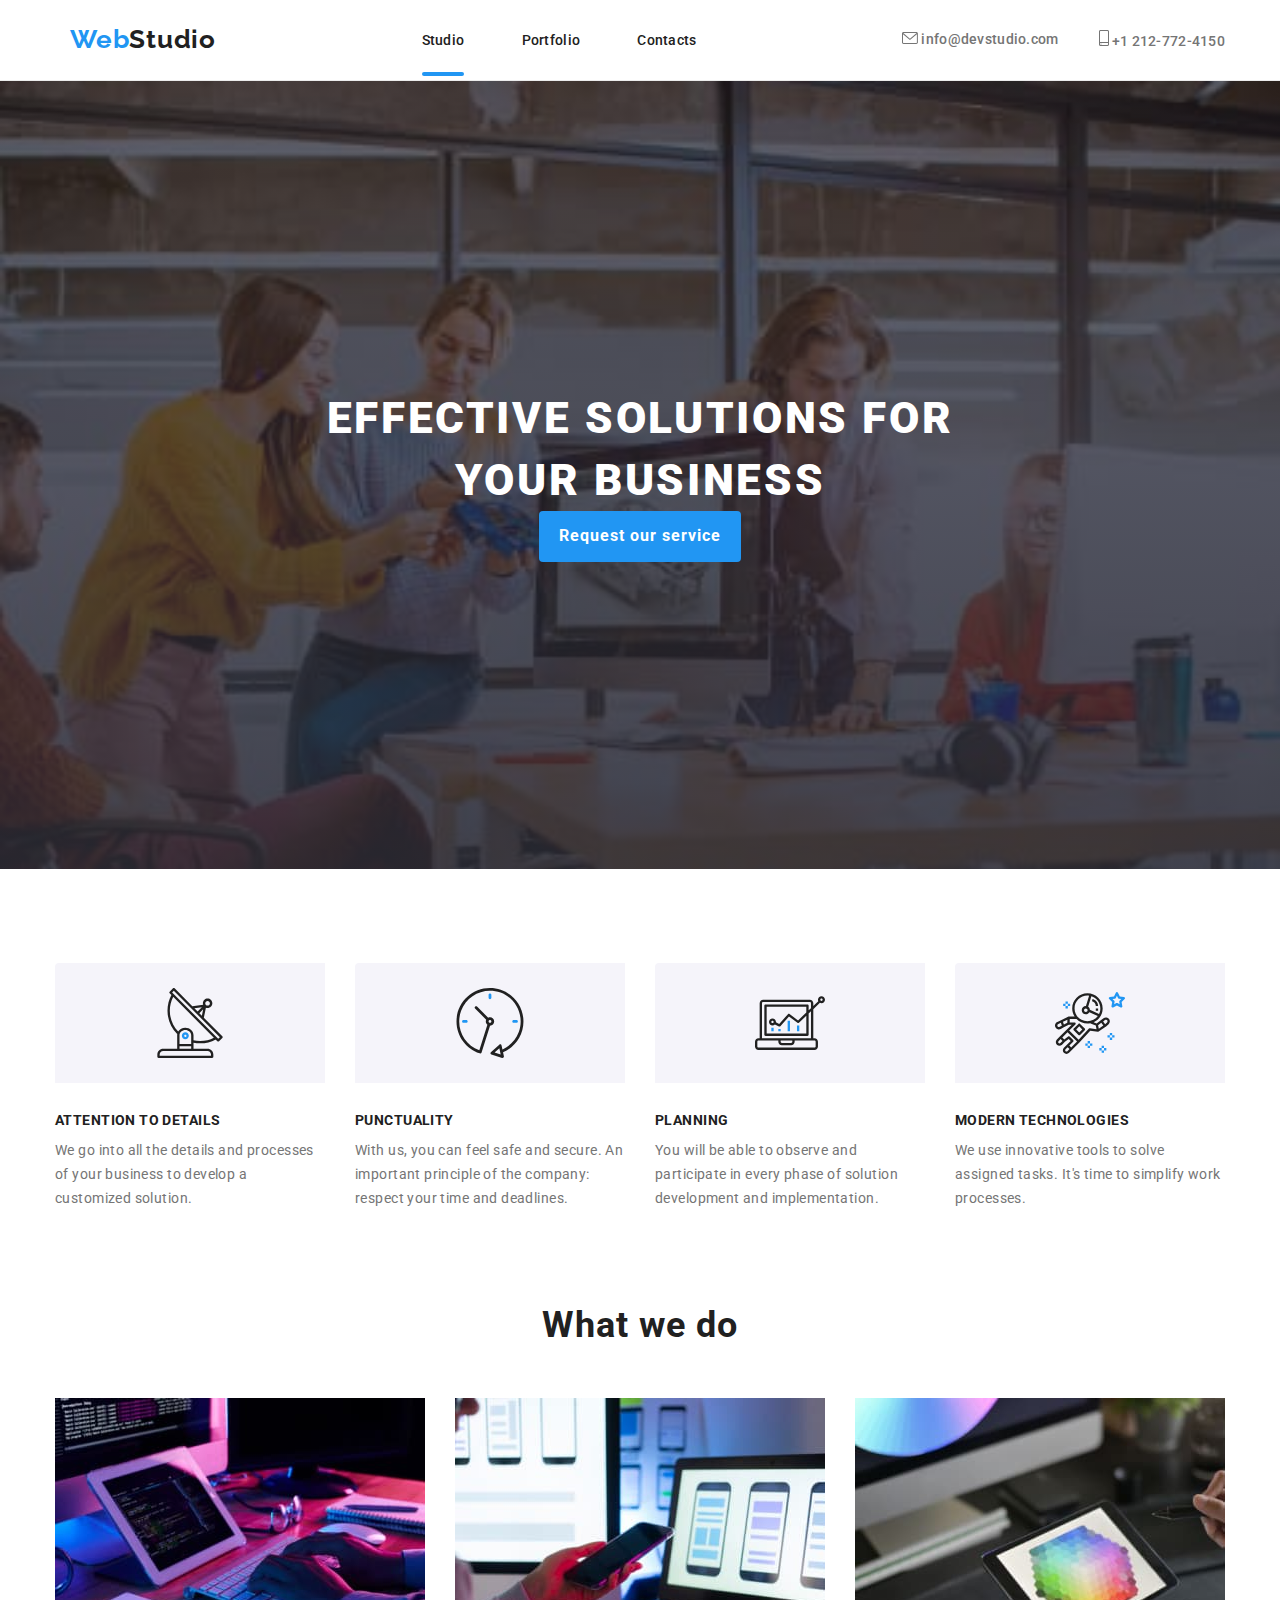
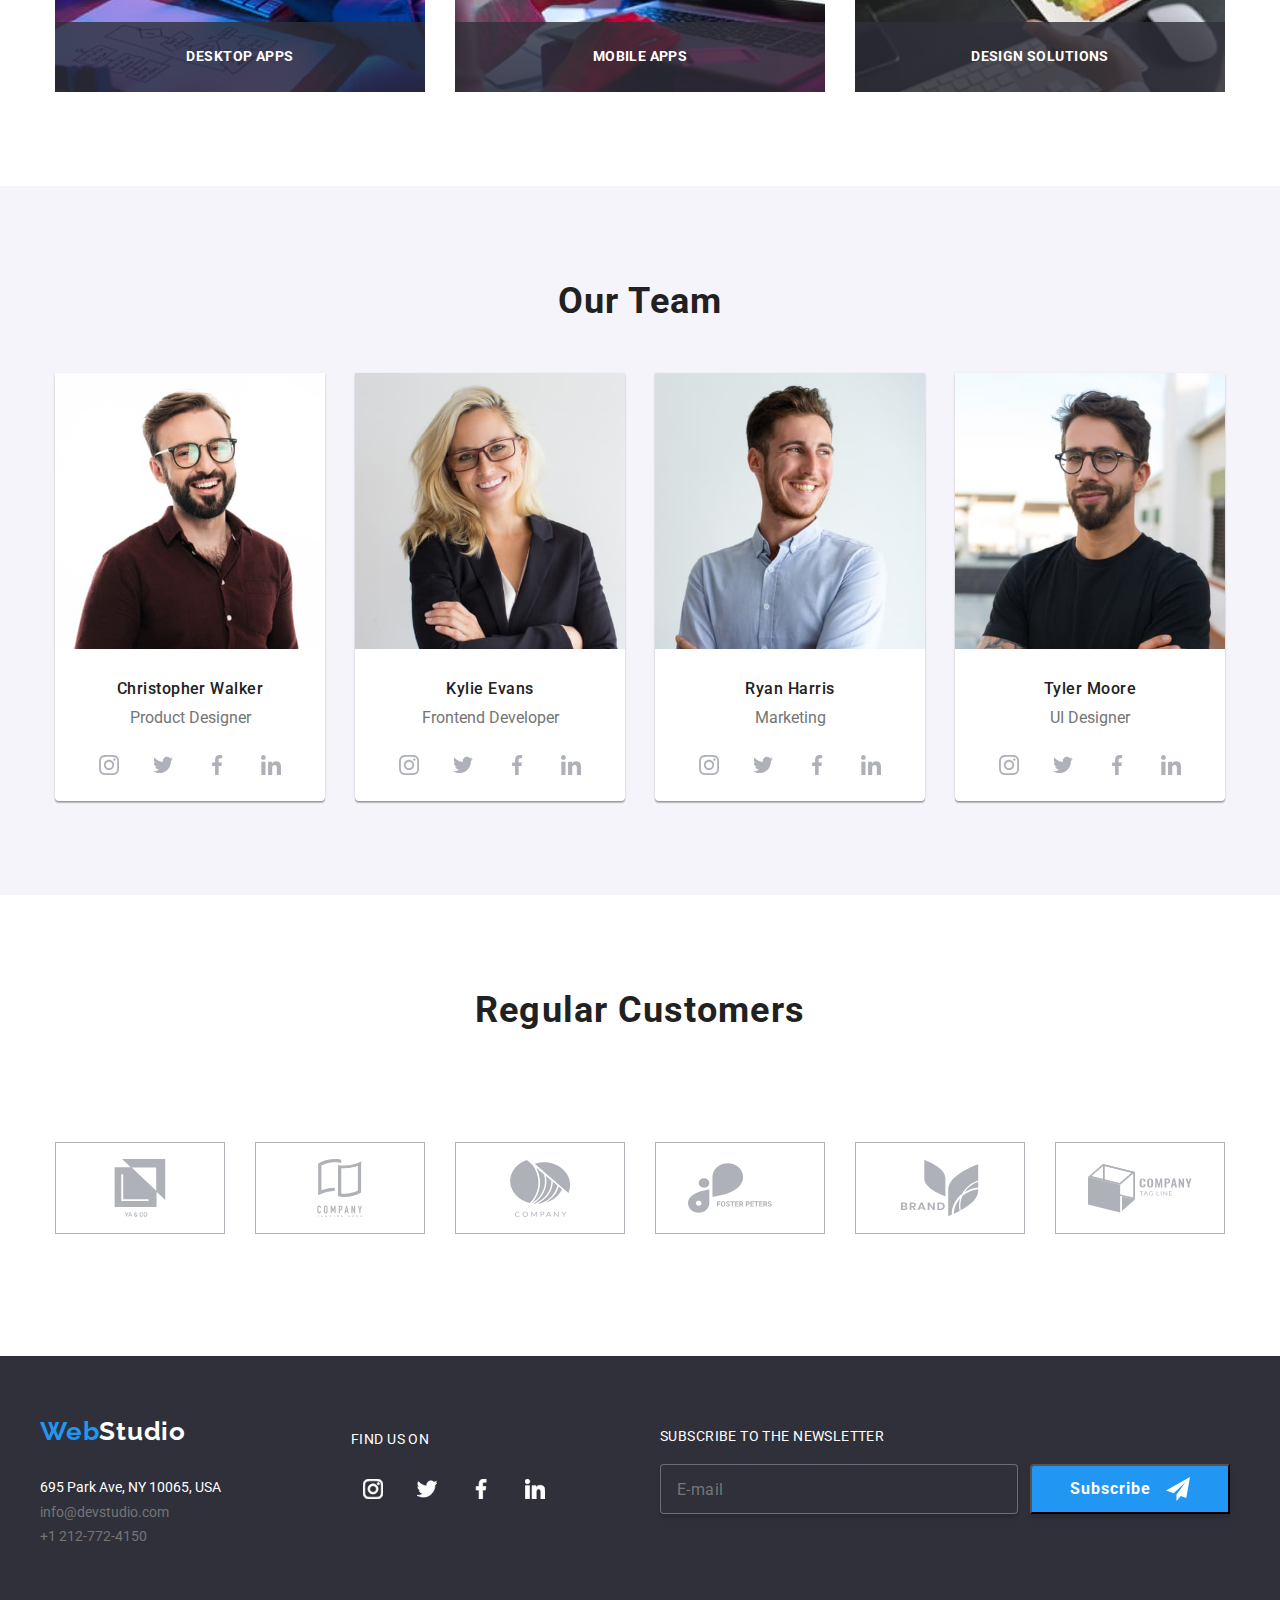
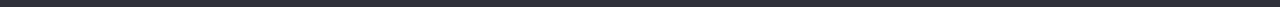
<file: index.html>
<!DOCTYPE html>
<html lang="en">
  <head>
    <meta charset="UTF-8" />
    <meta name="viewport" content="width=device-width, initial-scale=1.0" />
    <title>Studio</title>
    <!-- Normalizare stiluri/> -->

    <link
      rel="stylesheet"
      href="https://cdnjs.cloudflare.com/ajax/libs/modern-normalize/1.0.0/modern-normalize.min.css"
    />
    <!-- Import fonturi/> -->

    <link rel="preconnect" href="https://fonts.googleapis.com" />
    <link rel="preconnect" href="https://fonts.gstatic.com" crossorigin />
    <link
      href="https://fonts.googleapis.com/css2?family=Raleway:ital,wght@0,100..900;1,100..900&family=Roboto:ital,wght@0,100;0,300;0,400;0,500;0,700;0,900;1,100;1,300;1,400;1,500;1,700;1,900&display=swap"
      rel="stylesheet"
    />
    <!--Link la stiluri css /> -->

    <link rel="stylesheet" href="./css/style.css" />
  </head>
  <body>
    <!--header section-->

    <header class="header section">
      <div class="header__logo-mobile">
        <a href="#"
          ><p><span>Web</span>Studio</p></a
        >
      </div>
      <div class="header container">
        <div class="header__logo">
          <a href="#"
            ><p><span>Web</span>Studio</p></a
          >
        </div>
        <nav class="header__navigation">
          <ul>
            <li>
              <a href="./index.html" class="active">Studio</a>
            </li>
            <li><a href="./portfolio.html">Portfolio</a></li>
            <li><a href="">Contacts</a></li>
          </ul>
        </nav>
        <div class="header__info">
          <div class="header__info__email">
            <a href="mailto:info@devstudio.com">
              <svg class="header__info_icon1">
                <use href="./images/icons.svg#icon-envelope" />
              </svg>
              info@devstudio.com</a
            >
          </div>
          <div class="header__info__tel">
            <a href="tel:+12127724150">
              <svg class="header__info_icon2">
                <use href="./images/icons.svg#icon-smartphone" />
              </svg>
              +1 212-772-4150</a
            >
          </div>
        </div>
      </div>
      <button
        class="js-open-menu button button--toggle-menu"
        aria-expanded="false"
        aria-controls="mobile-menu"
      >
        <svg
          class="button--toggle-menu__icon"
          width="24"
          height="24"
          fill="currentColor"
        >
          <use href="./images/icons1.svg#evenodd" />
        </svg>
      </button>
    </header>

    <!--Meniu pt navigare - mobile size -->

    <div class="js-menu-container">
      <button class="js-close-menu button button-close-menu">
        <a href="">
          <svg class="buton-mobile_X">
            <use href="./images/icons1.svg#icon-Vector-1-1" />
          </svg>
        </a>
      </button>
      <nav class="header__navigation mobile">
        <ul>
          <li>
            <a href="./index.html" class="active">Studio</a>
          </li>
          <li><a href="./portfolio.html">Portfolio</a></li>
          <li><a href="">Contacts</a></li>
        </ul>
      </nav>
      <div class="header__info">
        <div class="header__info__tel">
          <a href="tel:+12127724150"> +1 212-772-4150</a>
        </div>
        <div class="header__info__email">
          <a href="mailto:info@devstudio.com"> info@devstudio.com</a>
        </div>
        <ul class="header__info__social">
          <li>
            <a href="">Instagram</a>
          </li>
          <li>
            <a href="">Twitter</a>
          </li>
          <li>
            <a href="">Facebook</a>
          </li>
          <li>
            <a href="">LinkedIn</a>
          </li>
        </ul>
      </div>
    </div>

    <!--portiune principala a paginii Studio -->

    <main>
      <!--Hero section-->

      <section class="hero-section section">
        <div class="hero-section container">
          <h1 class="hero-section__title">
            EFFECTIVE SOLUTIONS FOR <br />YOUR BUSINESS
          </h1>
          <button data-modal-open class="hero-section__service" type="button">
            Request our service
          </button>
        </div>
      </section>
      <!--What we do section-->

      <section class="we-do-section section">
        <ul class="we-do-section__list container">
          <li>
            <div class="we-do-section__benefits">
              <svg class="we-do-section__icon">
                <use href="./images/icons.svg#icon-antenna" />
              </svg>
            </div>
            <h5>ATTENTION TO DETAILS</h5>
            <p>
              We go into all the details and processes of your business to
              develop a customized solution.
            </p>
          </li>
          <li>
            <div class="we-do-section__benefits">
              <svg class="we-do-section__icon">
                <use href="./images/icons.svg#icon-clock" />
              </svg>
            </div>
            <h5>PUNCTUALITY</h5>
            <p>
              With us, you can feel safe and secure. An important principle of
              the company: respect your time and deadlines.
            </p>
          </li>
          <li>
            <div class="we-do-section__benefits">
              <svg class="we-do-section__icon">
                <use href="./images/icons.svg#icon-diagram" />
              </svg>
            </div>
            <h5>PLANNING</h5>
            <p>
              You will be able to observe and participate in every phase of
              solution development and implementation.
            </p>
          </li>
          <li>
            <div class="we-do-section__benefits">
              <svg class="we-do-section__icon">
                <use href="./images/icons.svg#icon-astronaut" />
              </svg>
            </div>
            <h5>MODERN TECHNOLOGIES</h5>
            <p>
              We use innovative tools to solve assigned tasks. It's time to
              simplify work processes.
            </p>
          </li>
        </ul>
        <h2 class="we-do-section__title">What we do</h2>

        <!--What We Do - div cu imagini-->
        <div class="we-do-section_images container">
          <div class="imagine one">
            <img
              src="./images/img1.jpg"
              alt="imagine cu computer"
              width="370"
              height="294"
            />
          </div>
          <div class="we-do-section_images__bg-and-text one">DESKTOP APPS</div>

          <div class="imagine two">
            <img
              src="./images/img2.jpg"
              alt="imagine cu tel mobile"
              width="370"
              height="294"
            />
          </div>
          <div class="we-do-section_images__bg-and-text two">MOBILE APPS</div>

          <div class="imagine three">
            <img
              src="./images/img3.jpg"
              alt="img  cu tableta"
              width="370"
              height="294"
            />
          </div>
          <div class="we-do-section_images__bg-and-text three">
            DESIGN SOLUTIONS
          </div>
        </div>
      </section>
      <!--Our Team section-->

      <section class="team-section section">
        <h2 class="team-section__title">Our Team</h2>

        <!--Container cu carduri despre membrii echipei-->

        <div class="team-section__cards container">
          <!--Container 1-->
          <div class="team-section__card">
            <img
              srcset="./images/ChrisW@1x.jpg 1x, ./images/ChrisW@1x.jpg 2x 2x"
              src="./images/ChrisW@1x.jpg"
              alt="Christopher Walker imagine"
            />

            <p class="team-section__card__nume">Christopher Walker</p>
            <p class="team-section__card__job">Product Designer</p>
            <ul class="team-section__card__social">
              <li>
                <a href="">
                  <svg class="icon_social">
                    <use href="./images/icons.svg#icon-instagram" />
                  </svg>
                </a>
              </li>
              <li>
                <a href="">
                  <svg class="icon_social">
                    <use href="./images/icons.svg#icon-twitter" />
                  </svg>
                </a>
              </li>
              <li>
                <a href="">
                  <svg class="icon_social">
                    <use href="./images/icons.svg#icon-facebook" />
                  </svg>
                </a>
              </li>
              <li>
                <a href="">
                  <svg class="icon_social">
                    <use href="./images/icons.svg#icon-linkedin" />
                  </svg>
                </a>
              </li>
            </ul>
          </div>
          <!--Container 2-->
          <div class="team-section__card">
            <img
              srcset="./images/KylieE@1x.jpg 1x, ./images/KylieE@2x.jpg 2x"
              src="./images/KylieE@1x.jpg"
              alt="Kylie Evans imagine"
            />
            <p class="team-section__card__nume">Kylie Evans</p>
            <p class="team-section__card__job">Frontend Developer</p>
            <ul class="team-section__card__social">
              <li>
                <a href="">
                  <svg class="icon_social">
                    <use href="./images/icons.svg#icon-instagram" />
                  </svg>
                </a>
              </li>
              <li>
                <a href="">
                  <svg class="icon_social">
                    <use href="./images/icons.svg#icon-twitter" />
                  </svg>
                </a>
              </li>
              <li>
                <a href="">
                  <svg class="icon_social">
                    <use href="./images/icons.svg#icon-facebook" />
                  </svg>
                </a>
              </li>
              <li>
                <a href="">
                  <svg class="icon_social">
                    <use href="./images/icons.svg#icon-linkedin" />
                  </svg>
                </a>
              </li>
            </ul>
          </div>
          <!--Container 3-->
          <div class="team-section__card">
            <img
              srcset="./images/RyanH@1x.jpg 1x, ./images/RyanH@2x.jpg 2x"
              src="./images/RyanH@1x.jpg"
              alt="Ryan Harris imagine"
            />
            <p class="team-section__card__nume">Ryan Harris</p>
            <p class="team-section__card__job">Marketing</p>
            <ul class="team-section__card__social">
              <li>
                <a href="">
                  <svg class="icon_social">
                    <use href="./images/icons.svg#icon-instagram" />
                  </svg>
                </a>
              </li>
              <li>
                <a href="">
                  <svg class="icon_social">
                    <use href="./images/icons.svg#icon-twitter" />
                  </svg>
                </a>
              </li>
              <li>
                <a href="">
                  <svg class="icon_social">
                    <use href="./images/icons.svg#icon-facebook" />
                  </svg>
                </a>
              </li>
              <li>
                <a href="">
                  <svg class="icon_social">
                    <use href="./images/icons.svg#icon-linkedin" />
                  </svg>
                </a>
              </li>
            </ul>
          </div>
          <!--Container 4-->
          <div class="team-section__card">
            <img
              srcset="./images/TylerM@1x.jpg 1x, ./images/TylerM@2x.jpg 2x"
              src="./images/TylerM@1x.jpg"
              alt="Tyler Moore imagine"
            />
            <p class="team-section__card__nume">Tyler Moore</p>
            <p class="team-section__card__job">UI Designer</p>
            <ul class="team-section__card__social">
              <li>
                <a href="">
                  <svg class="icon_social">
                    <use href="./images/icons.svg#icon-instagram" />
                  </svg>
                </a>
              </li>
              <li>
                <a href="">
                  <svg class="icon_social">
                    <use href="./images/icons.svg#icon-twitter" />
                  </svg>
                </a>
              </li>
              <li>
                <a href="">
                  <svg class="icon_social">
                    <use href="./images/icons.svg#icon-facebook" />
                  </svg>
                </a>
              </li>
              <li>
                <a href="">
                  <svg class="icon_social">
                    <use href="./images/icons.svg#icon-linkedin" />
                  </svg>
                </a>
              </li>
            </ul>
          </div>
        </div>
      </section>
      <!--Our Regular Customer section-->
      <section class="customer section">
        <h2 class="customer__title">Regular Customers</h2>
        <!--Container cu sigle-->
        <div class="customer_sigle container">
          <ul class="customer__sigle__list">
            <li>
              <div class="customer__sigla">
                <svg class="customer_icon">
                  <use href="./images/icons.svg#icon-company1" />
                </svg>
              </div>
            </li>
            <li>
              <div class="customer__sigla">
                <svg class="customer_icon">
                  <use href="./images/icons.svg#icon-company2" />
                </svg>
              </div>
            </li>
            <li>
              <div class="customer__sigla">
                <svg class="customer_icon">
                  <use href="./images/icons.svg#icon-company3" />
                </svg>
              </div>
            </li>
            <li>
              <div class="customer__sigla">
                <svg class="customer_icon">
                  <use href="./images/icons.svg#icon-company4" />
                </svg>
              </div>
            </li>
            <li>
              <div class="customer__sigla">
                <svg class="customer_icon">
                  <use href="./images/icons.svg#icon-company5" />
                </svg>
              </div>
            </li>
            <li>
              <div class="customer__sigla">
                <svg class="customer_icon">
                  <use href="./images/icons.svg#icon-company6" />
                </svg>
              </div>
            </li>
          </ul>
        </div>
      </section>
    </main>

    <!--Footer section-->

    <footer class="footer section">
      <div class="footer container">
        <div class="footer__logo">
          <a href="#"
            ><p><span>Web</span>Studio</p></a
          >
        </div>
        <address class="footer__address">
          695 Park Ave, NY 10065, USA <br />
          <a href="mailto:info@devstudio.com">info@devstudio.com</a><br />
          <a href="tel:+12127724150">+1 212-772-4150</a>
        </address>
        <div class="footer__social">
          <p>FIND US ON</p>
          <ul class="footer__social__list">
            <li>
              <a href="">
                <svg class="footer_icon_social">
                  <use href="./images/icons.svg#icon-instagram" />
                </svg>
              </a>
            </li>
            <li>
              <a href="">
                <svg class="footer_icon_social">
                  <use href="./images/icons.svg#icon-twitter" />
                </svg>
              </a>
            </li>
            <li>
              <a href="">
                <svg class="footer_icon_social">
                  <use href="./images/icons.svg#icon-facebook" />
                </svg>
              </a>
            </li>
            <li>
              <a href="">
                <svg class="footer_icon_social">
                  <use href="./images/icons.svg#icon-linkedin" />
                </svg>
              </a>
            </li>
          </ul>
        </div>
        <div class="footer_formular">
          <form class="footer_form">
            <p>SUBSCRIBE TO THE NEWSLETTER</p>
            <label type="email" name="email" class="footer_form__label">
              <input
                class="footer_email"
                type="email"
                name="email"
                placeholder="E-mail"
              />
              <button class="footer_btn" type="submit">
                Subscribe
                <svg class="footer_btn__icon">
                  <use href="./images/icons1.svg#icon-Action" />
                </svg>
              </button>
            </label>
          </form>
        </div>
      </div>
    </footer>

    <!-- Marcaj MODAL cu backdrop, fereastra si buton inchidere -->

    <div data-modal class="is-hidden">
      <div data-modal-content>
        <button data-modal-close type="button">
          <a href="">
            <svg class="buton-modal__X">
              <use href="./images/icons1.svg#icon-Vector-1-1" />
            </svg>
          </a>
        </button>
        <h2 class="modal-title">
          Leave your information and we'll call you back
        </h2>
        <form class="modal_form" name="modal_form">
          <label class="modal_form__label">
            Name
            <input type="text" name="name" class="modal_form__input" />
            <svg class="modal_form__icon">
              <use href="./images/icons1.svg#icon-persoana" />
            </svg>
          </label>
          <label class="modal_form__label">
            Telephone
            <input type="tel" name="telephone" class="modal_form__input" />
            <svg class="modal_form__icon">
              <use href="./images/icons1.svg#icon-telephone" />
            </svg>
          </label>
          <label class="modal_form__label">
            E-mail
            <input type="email" name="email" class="modal_form__input" />
            <svg class="modal_form__icon">
              <use href="./images/icons1.svg#icon-Black_envelop" />
            </svg>
          </label>
          <label class="modal_form__label">
            Comments
            <textarea
              name="comments"
              rows="5"
              placeholder="Enter the text"
              class="modal_form__comments"
            ></textarea>
          </label>
          <label class="modal_form__label modal_form_checked">
            <input
              class="modal_form__input checkbox"
              type="checkbox"
              name="agreement"
              value="agreement"
            />
            <span class="replace-checkbox modal_check__label">
              <svg>
                <use href="./images/icons1.svg#icon-checked" />
              </svg>
            </span>
            I agree with the letter and accept the
            <a href="" class="condition">Terms and Conditions</a>
          </label>
          <button type="submit" class="modal_form__btn">Send</button>
        </form>
      </div>
    </div>

    <script src="./js/modal.js"></script>
    <script src="./js/mobile-menu.js"></script>
  </body>
</html>
</file>
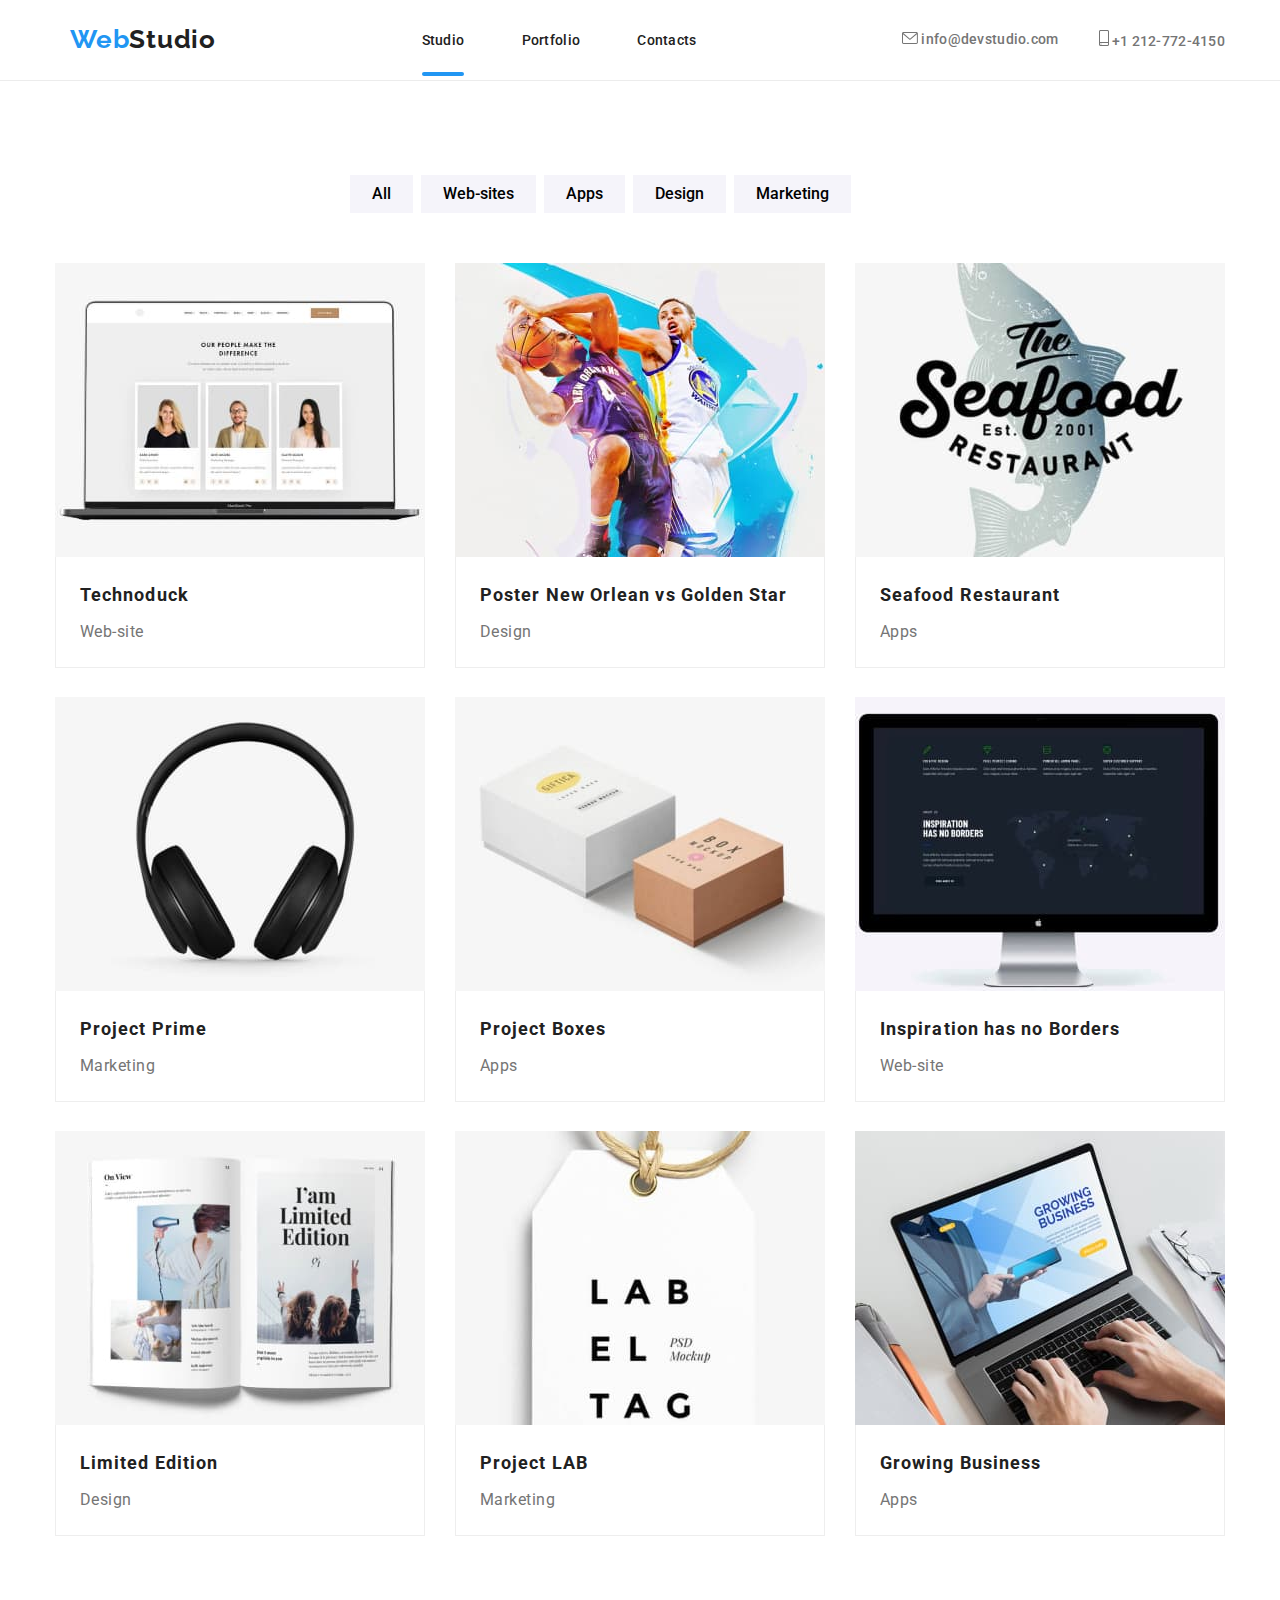
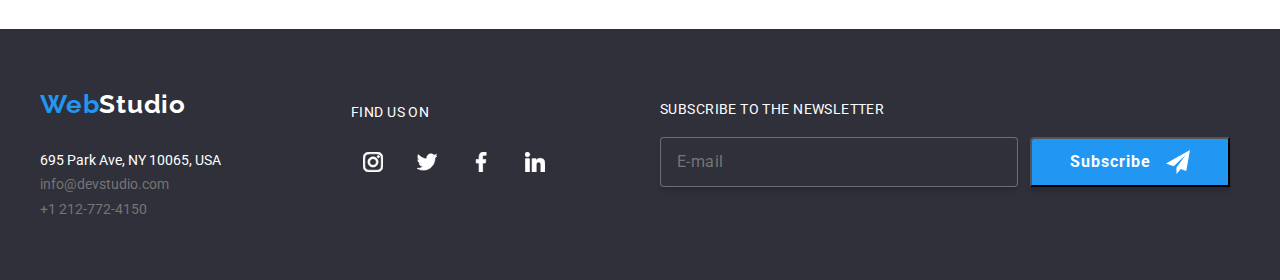
<file: portfolio.html>
<!DOCTYPE html>
<html lang="en">
  <head>
    <meta charset="UTF-8" />
    <meta name="viewport" content="width=device-width, initial-scale=1.0" />
    <title>Portofoliu</title>
    <!-- Normalizare stiluri/> -->

    <link
      rel="stylesheet"
      href="https://cdnjs.cloudflare.com/ajax/libs/modern-normalize/1.0.0/modern-normalize.min.css"
    />
    <!-- Import fonturi/> -->

    <link rel="preconnect" href="https://fonts.googleapis.com" />
    <link rel="preconnect" href="https://fonts.gstatic.com" crossorigin />
    <link
      href="https://fonts.googleapis.com/css2?family=Raleway:ital,wght@0,100..900;1,100..900&family=Roboto:ital,wght@0,100;0,300;0,400;0,500;0,700;0,900;1,100;1,300;1,400;1,500;1,700;1,900&display=swap"
      rel="stylesheet"
    />
    <!--Link la stiluri css /> -->

    <link rel="stylesheet" href="./css/style.css" />
  </head>
  <body>
    <!--header section-->

    <header class="header section">
      <div class="header__logo-mobile">
        <a href="#"
          ><p><span>Web</span>Studio</p></a
        >
      </div>
      <div class="header container">
        <div class="header__logo">
          <a href="#"
            ><p><span>Web</span>Studio</p></a
          >
        </div>
        <nav class="header__navigation">
          <ul>
            <li>
              <a href="./index.html" class="active">Studio</a>
            </li>
            <li><a href="./portfolio.html">Portfolio</a></li>
            <li><a href="">Contacts</a></li>
          </ul>
        </nav>
        <div class="header__info">
          <div class="header__info__email">
            <a href="mailto:info@devstudio.com">
              <svg class="header__info_icon1">
                <use href="./images/icons.svg#icon-envelope" />
              </svg>
              info@devstudio.com</a
            >
          </div>
          <div class="header__info__tel">
            <a href="tel:+12127724150">
              <svg class="header__info_icon2">
                <use href="./images/icons.svg#icon-smartphone" />
              </svg>
              +1 212-772-4150</a
            >
          </div>
        </div>
      </div>
      <button
        class="js-open-menu button button--toggle-menu"
        aria-expanded="false"
        aria-controls="mobile-menu"
      >
        <svg
          class="button--toggle-menu__icon"
          width="24"
          height="24"
          fill="currentColor"
        >
          <use href="./images/icons1.svg#evenodd" />
        </svg>
      </button>
    </header>

    <!--Meniu pt navigare - mobile size -->

    <div class="js-menu-container">
      <button class="js-close-menu button button-close-menu">
        <a href="">
          <svg class="buton-mobile_X">
            <use href="./images/icons1.svg#icon-Vector-1-1" />
          </svg>
        </a>
      </button>
      <nav class="header__navigation mobile">
        <ul>
          <li>
            <a href="./index.html" class="active">Studio</a>
          </li>
          <li><a href="./portfolio.html">Portfolio</a></li>
          <li><a href="">Contacts</a></li>
        </ul>
      </nav>
      <div class="header__info">
        <div class="header__info__tel">
          <a href="tel:+12127724150"> +1 212-772-4150</a>
        </div>
        <div class="header__info__email">
          <a href="mailto:info@devstudio.com"> info@devstudio.com</a>
        </div>
        <ul class="header__info__social">
          <li>
            <a href="">Instagram </a>
          </li>
          <li>
            <a href="">Twitter </a>
          </li>
          <li>
            <a href="">Twitter </a>
          </li>
          <li>
            <a href="">LinkedIn </a>
          </li>
        </ul>
      </div>
    </div>
    <!--portiune principala a paginii Portofoliu-->
    <main>
      <!-- Sectiunea principala a paginii portofoliu  -->
      <section class="portofoliu section">
        <!--Div cu activitatile din Portofoliu-->
        <div class="portofoliu">
          <!--div cu navigare-->
          <div class="portofoliu__navigare">
            <ul class="portofoliu__navigare__lista container">
              <li><button type="button">All</button></li>
              <li><button type="button">Web-sites</button></li>
              <li><button type="button">Apps</button></li>
              <li><button type="button">Design</button></li>
              <li><button type="button">Marketing</button></li>
            </ul>
          </div>
          <div class="portofoliu__exemple container">
            <!--Container 1: web-site Technoduck-->
            <div class="portofoliu__exemplu">
              <div class="portofoliu__exemplu__img">
                <img
                  srcset="
                    ./images/1.Technoduck@1x.jpg 1x,
                    ./images/1.Technoduck@2x.jpg 2x
                  "
                  src="./images/1.Technoduck@1x.jpg"
                  alt="website with 3 pictures"
                />
                <div class="portofoliu-overlay">
                  Technoduck is a state-of-the-art coronavirus distribution
                  platform. Companies use this platform for digital espionage
                  and attacks on competitors' secure servers.
                </div>
              </div>

              <p class="portofoliu__exemplu__nume">Technoduck</p>
              <p class="portofoliu__exemplu__tip">Web-site</p>
            </div>
            <!--Container 2: design - Poster-->
            <div class="portofoliu__exemplu">
              <div class="portofoliu__exemplu__img">
                <img
                  srcset="
                    ./images/2.PosterOrlean@1x.jpg 1x,
                    ./images/2.PosterOrlean@2x.jpg 2x
                  "
                  src="images/2.PosterOrlean@1x.jpg"
                  alt="bastketball poster"
                />
                <div class="portofoliu-overlay">
                  Design - Poster New Orlean vs Golden Star
                </div>
              </div>
              <p class="portofoliu__exemplu__nume">
                Poster New Orlean vs Golden Star
              </p>
              <p class="portofoliu__exemplu__tip">Design</p>
            </div>
            <!--Container 3: Apps - restaurant -->
            <div class="portofoliu__exemplu">
              <div class="portofoliu__exemplu__img">
                <img
                  srcset="
                    ./images/3.Seafood@1x.jpg 1x,
                    ./images/3.Seafood@2x.jpg 2x
                  "
                  src="./images/3.Seafood@1x.jpg"
                  alt="sigla Seafood Restaurant"
                />
                <div class="portofoliu-overlay">Apps Seafood Restaurant</div>
              </div>
              <p class="portofoliu__exemplu__nume">Seafood Restaurant</p>
              <p class="portofoliu__exemplu__tip">Apps</p>
            </div>

            <!--Container 4: marketing-->

            <div class="portofoliu__exemplu">
              <div class="portofoliu__exemplu__img">
                <img
                  srcset="
                    ./images/4.ProjectPrime@1x.jpg 1x,
                    ./images/4.ProjectPrime@2x.jpg 2x
                  "
                  src="./images/4.ProjectPrime@1x.jpg"
                  alt="headset"
                />
                <div class="portofoliu-overlay">Marketing: Project Prime</div>
              </div>
              <p class="portofoliu__exemplu__nume">Project Prime</p>
              <p class="portofoliu__exemplu__tip">Marketing</p>
            </div>
            <!--Container 5: Apps - project boxes -->
            <div class="portofoliu__exemplu">
              <div class="portofoliu__exemplu__img">
                <img
                  srcset="
                    ./images/5.Boxes@1x.jpg 1x,
                    ./images/5.Boxes@2x.jpg 2x
                  "
                  src="./images/5.Boxes@1x.jpg"
                  alt="boxes"
                />
                <div class="portofoliu-overlay">Apps: Project Boxes</div>
              </div>

              <p class="portofoliu__exemplu__nume">Project Boxes</p>
              <p class="portofoliu__exemplu__tip">Apps</p>
            </div>
            <!--Container 6: web-site inspiration has no borders-->
            <div class="portofoliu__exemplu">
              <div class="portofoliu__exemplu__img">
                <img
                  srcset="
                    ./images/6.Inspiration@1x.jpg 1x,
                    ./images/6.Inspiration@2x.jpg 2x
                  "
                  src="./images/6.Inspiration@1x.jpg"
                  alt="black screen with the website"
                />
                <div class="portofoliu-overlay">
                  web-site Inspiration has no Borders
                </div>
              </div>

              <p class="portofoliu__exemplu__nume">
                Inspiration has no Borders
              </p>
              <p class="portofoliu__exemplu__tip">Web-site</p>
            </div>
            <!--Container 7: design - leaflet-->

            <div class="portofoliu__exemplu">
              <div class="portofoliu__exemplu__img">
                <img
                  srcset="
                    ./images/7.LimEdition@1x.jpg 1x,
                    ./images/7.LimEdition@2x.jpg 2x
                  "
                  src="./images/7.LimEdition@1x.jpg"
                  alt="bastketball poster"
                />
                <div class="portofoliu-overlay">
                  Design - leaflet Limited Edition
                </div>
              </div>

              <p class="portofoliu__exemplu__nume">Limited Edition</p>
              <p class="portofoliu__exemplu__tip">Design</p>
            </div>
            <!--Container 8: marketing-->
            <div class="portofoliu__exemplu">
              <div class="portofoliu__exemplu__img">
                <img
                  srcset="
                    ./images/8.ProjectLab@1x.jpg 1x,
                    ./images/8.ProjectLab@2x.jpg 2x
                  "
                  src="./images/8.ProjectLab@1x.jpg"
                  alt="tag with lab"
                />
                <div class="portofoliu-overlay">Marketing - Project LAB</div>
              </div>

              <p class="portofoliu__exemplu__nume">Project LAB</p>
              <p class="portofoliu__exemplu__tip">Marketing</p>
            </div>
            <!--Container 9: Apps - growing businesss -->
            <div class="portofoliu__exemplu">
              <div class="portofoliu__exemplu__img">
                <img
                  srcset="
                    ./images/9.GrowBus@1x.jpg 1x,
                    ./images/9.GrowBus@2x.jpg 2x
                  "
                  src="./images/9.GrowBus@1x.jpg"
                  alt="laptop with Apps"
                />
                <div class="portofoliu-overlay">Apps - Growing Business</div>
              </div>

              <p class="portofoliu__exemplu__nume">Growing Business</p>
              <p class="portofoliu__exemplu__tip">Apps</p>
            </div>
          </div>
        </div>
      </section>
    </main>

    <!--Footer section-->

    <footer class="footer section">
      <div class="footer container">
        <div class="footer__logo">
          <a href="#"
            ><p><span>Web</span>Studio</p></a
          >
        </div>
        <address class="footer__address">
          695 Park Ave, NY 10065, USA <br />
          <a href="mailto:info@devstudio.com">info@devstudio.com</a><br />
          <a href="tel:+12127724150">+1 212-772-4150</a>
        </address>
        <div class="footer__social">
          <p>FIND US ON</p>
          <ul class="footer__social__list">
            <li>
              <a href="">
                <svg class="footer_icon_social">
                  <use href="./images/icons.svg#icon-instagram" />
                </svg>
              </a>
            </li>
            <li>
              <a href="">
                <svg class="footer_icon_social">
                  <use href="./images/icons.svg#icon-twitter" />
                </svg>
              </a>
            </li>
            <li>
              <a href="">
                <svg class="footer_icon_social">
                  <use href="./images/icons.svg#icon-facebook" />
                </svg>
              </a>
            </li>
            <li>
              <a href="">
                <svg class="footer_icon_social">
                  <use href="./images/icons.svg#icon-linkedin" />
                </svg>
              </a>
            </li>
          </ul>
        </div>
        <div class="footer_formular">
          <form class="footer_form">
            <p>SUBSCRIBE TO THE NEWSLETTER</p>
            <label type="email" name="email" class="footer_form__label">
              <input
                class="footer_email"
                type="email"
                name="email"
                placeholder="E-mail"
              />
              <button class="footer_btn" type="submit">
                Subscribe
                <svg class="footer_btn__icon">
                  <use href="./images/icons1.svg#icon-Action" />
                </svg>
              </button>
            </label>
          </form>
        </div>
      </div>
    </footer>
    <script src="./js/modal.js"></script>
    <script src="./js/mobile-menu.js"></script>
  </body>
</html>
</file>
<file: css/style.css>
:root {
    --blue: #2196F3;
    --white: #FFFFFF;
    --black: #212121;
    --gray: #757575;
    --black-background: #2F303A;
    --gray-background: #F5F4FA;
    --gray-icon: #afb1b8;
    --primary-font: 'Roboto', sans-serif;
    --secondary-font: 'Raleway', sans-serif;
}

* {
    margin: 0;
    padding: 0;
    box-sizing: border-box;
}

body {
    font-family: var(--primary-font);
    color: var(--black);
}

.section {
    max-width: 1600px;
    margin: 0 auto;
    padding: 94px 0;
}

.container {
    max-width: 1200px;
    width: 100%;
    display: flex;
    margin: auto;
}

/* Header section style*/

.header.section {
    max-width: 1600px;
    padding: 0;
    border-bottom: 1px solid #ECECEC;
}

.header.container {
    height: 80px;
    max-width: 1170px;
    width: 100%;
    justify-content: space-between;
    align-items: center;
    padding-left: 15px;
}

.header__logo a,
.header__logo-mobile a,
.footer__logo a {
    font-family: var(--secondary-font);
    font-size: 24px;
    font-weight: 700;
    line-height: 1.2;
    letter-spacing: 0.03em;
    text-decoration: none;
}
@media screen and (min-width: 1158px) {
    .header__logo a,
    .header__logo-mobile a,
    .footer__logo a {
        font-size: 26px;
    }
}
    

.header__logo a,
.header__logo-mobile a {
    color: var(--black)
}

.header__logo span,
.header__logo-mobile span,
.footer__logo span {
    color: var(--blue)
}

.header__navigation ul {
    list-style: none;
    display: flex;
    width: 275px;
    justify-content: space-between;
}

.header__navigation a {
    color: var(--black);
    position: relative;
}
/* ## NU functioneaza media querry daca stilizez intai pt mobile, tableta si apoi adaug cu media stilutile pentru descktop */
/* .header__info {
    display: flex;
    flex-direction: column;
    gap:10px;
    margin-right: 10px;
} */

/* @media screen and (min-width: 1158px) { */
    .header__info {
        display: flex;
        gap: 40px;
        justify-content: space-between;
        }
/* }  */


@media screen and (max-width: 1157px) {
    .header__info {
        display: flex;
        flex-direction: column;
        gap: 10px;
        margin-right: 10px;
    }
}

.header__navigation a,
.header__info a {
    text-decoration: none;
    font-weight: 500;
    font-size: 14px;
    line-height: 1.14;
    letter-spacing: 0.02em;
    transition-property: color;
    transition-duration: 250ms;
    transition-timing-function: cubic-bezier(0.4, 0, 0.2, 1);
}

@media screen and (max-width: 1157px) {
    .header__info a {
        font-size: 12px;
    }
}

.header__navigation a:hover,
.header__navigation a:focus {
    color: var(--blue);
}


.header__navigation a::after {
    content: "";
    height: 4px;
    width: 0%;
    border-radius: 20px;
    position: absolute;
    top: 20px;
    left: 0;
    background-color: var(--blue);
    transition-property: width;
    transition-duration: 250ms;
    transition-timing-function: cubic-bezier(0.4, 0, 0.2, 1);
}

.header__navigation .active::after {
    content: "";
    height: 4px;
    width: 100%;
    border-radius: 20px;
    position: absolute;
    top: 40px;
    left: 0;
    background-color: var(--blue);

}

.header__navigation a:hover::after,
.header__navigation a:focus::after,
.header__navigation a:active::after {
    width: 100%;
}


.header__info a {
    color: var(--gray);
}

.header__info_icon1 {
    width: 16px;
    height: 12px;
}

.header__info_icon2 {
    width: 10px;
    height: 16px;
}

.header__info__email a:hover,
.header__info__email a:focus {
    stroke: var(--blue);
    color: var(--blue);
}

.header__info__tel a:hover,
.header__info__tel a:focus {
    stroke: var(--blue);
    color: var(--blue);
}

/* Hero section style*/

.hero-section.section {
    background-color: #C4C4C4;
    background-image: linear-gradient(rgba(47, 48, 58, 0.4), rgba(47, 48, 58, 0.8)),
        url("../images/Header@1x.jpg");
    background-size: cover;
}

@media (min-device-pixel-ratio: 2),
(min-resolution: 192dpi),
(min-resolution: 2dppx) {
    .hero-section.section {
        background-image: linear-gradient(rgba(47, 48, 58, 0.4), rgba(47, 48, 58, 0.8)), url("../images/Header@2x.jpg");
    }
}

.hero-section.container {
    height: 400px;
    text-align: center;
    flex-direction: column;
    justify-content: center;
    align-items: center;
    color: var(--white);

}

@media screen and (min-width: 1158px) {
    .hero-section.container {
        height: 600px;
    }    
}

.hero-section__title {
    font-weight: 900;
    /* font-size: 44px;
    line-height: 1.4; */
    letter-spacing: 0.06em;
    font-size: 26px;
    line-height: 1.6;
}

@media screen  and (min-width: 1158px) {
    .hero-section__title {
        font-weight: 900;
        font-size: 44px;
        line-height: 1.4;
        letter-spacing: 0.06em;
        }
}



.hero-section__service {
    font-weight: 700;
    font-size: 16px;
    line-height: 1.9;
    letter-spacing: 0.06em;
    background-color: var(--blue);
    color: var(--white);
    cursor: pointer;
    padding: 10px 20px;
    border: 0px;
    border-radius: 4px;
}

.hero-section__service:hover,
.hero-section__service:focus {
    transform: scale(1.1);
}

/* WHAT WE DO section style*/

.we-do-section.section {
    background-color: var(--white);
}

.we-do-section__list.container {
    list-style: none;
    flex-wrap: wrap;
    justify-content: space-between;
    max-width: 1170px;
    width: 100%;
    margin-bottom: 94px;

}

.we-do-section__benefits {
    background-color: var(--gray-background);
    display: flex;
    justify-content: center;
    align-items: center;
    margin-bottom: 30px;
    max-width: 450px;
    width: 100%;
    height: 120px;
    border-radius: 4px 0px 0px 0px;
    opacity: 0px;

}

@media screen and (min-width: 768px) {
    .we-do-section__benefits {
        width: 354px;
        height: 120px;
        
    }
}

@media screen and (min-width: 1158px) {
    .we-do-section__benefits {
        width: 270px;
        height: 120px;
       
    }
}


.we-do-section__icon {
    width: 70px;
    height: 70px;
   
}

.we-do-section__list h5 {
    font-size: 14px;
    font-weight: 700;
    line-height: 1.14;
    letter-spacing: 0.03em;
    margin-bottom: 10px;
}

.we-do-section__list p {
    max-width: 450px;
    width: 100%;
    font-size: 14px;
    line-height: 1.7;
    color: var(--gray);
    letter-spacing: 0.03em;
    text-wrap: wrap;
    /* margin-bottom: 30px; */
}
@media screen and (min-width: 768px) {
    .we-do-section__list p {
            max-width: 354px;
    }
}

@media screen and (min-width: 1158px) {
    .we-do-section__list p {
        max-width: 270px;
    }
}

.we-do-section__title {
    font-weight: 700;
    font-size: 36px;
    color: var(--black);
    line-height: 1.2;
    letter-spacing: 0.03em;
    margin-bottom: 50px;
    text-align: center;
}

.we-do-section_images>img,
.team-section__card>img,
.portofoliu__exemplu>img {
    display: block;
    max-width: 100%;
    height: auto;
}

.we-do-section_images.container {
    display: flex;
    flex-wrap: wrap;
    justify-content: space-between;
    align-items: center;
    max-width: 1170px;
    height: 294px;
    position: relative;
}

.imagine {
    position: absolute;
    top: 0;
    z-index: 1;
}

.we-do-section_images__bg-and-text {
    position: absolute;
    bottom: 0;
    width: 370px;
    height: 70px;
    background-color: #2F303ACC;
    font-weight: 700;
    font-size: 14px;
    color: var(--white);
    line-height: 1.2;
    letter-spacing: 0.03em;
    display: flex;
    justify-content: center;
    align-items: center;
    z-index: 2;
}

.one {
    left: 0;
}

.two {
    left: 400px;
}

.three {
    left: 800px;
}

/* OUR TEAM section style */

.team-section.section {
    background-color: var(--gray-background);
    /* height: 708px; */
    text-align: center;
}

.team-section__title {
    font-weight: 700;
    font-size: 36px;
    line-height: 1.2;
    letter-spacing: 0.03em;
    margin-bottom: 50px;
}

.team-section__cards.container {
    max-width: 1170px;
    width: 100%;
    flex-wrap: wrap;
    justify-content: center;
    gap: 30px;
    margin: auto;
}

.team-section__card {
    width: 450px;
    height: 622px;
    background: var(--white);
    border-radius: 0px 0px 4px 4px;
    box-shadow:
        0px 2px 1px 0px #00000033,
        0px 1px 1px 0px #00000024,
        0px 1px 3px 0px #0000001F;

}

@media screen and (min-width: 768px) {
    .team-section__card {
        width: 354px;
        height: 536px;
    }
}

@media screen and (min-width: 1158px) {
    .team-section__card {
        width: 270px;
        height: 428px;
    }
}

.team-section__card__nume {
    font-weight: 500;
    font-size: 16px;
    line-height: 1.2;
    letter-spacing: 0.03em;
    margin-top: 30px;
    margin-bottom: 10px;
}

.team-section__card__job {
    font-size: 16px;
    line-height: 1.2;
    color: var(--gray);

}

.team-section__card__social {
    list-style: none;
    display: flex;
    justify-content: center;
    margin: 16px 32px 30px;
    gap:10px;

}

.team-section__card__social li {
    width: 44px;
    height: 44px;
    padding: 12px;
    background-color: var(--white);
    border-radius: 50%;
    transition-property: background-color, fill;
    transition-duration: 250ms;
    transition-timing-function: cubic-bezier(0.4, 0, 0.2, 1);
}

.icon_social {
    width: 20px;
    height: 20px;
    fill: var(--gray-icon)
}

.team-section__card__social li:hover,
.team-section__card__social li:focus {
    background-color: var(--blue);
}

.team-section__card__social li:hover .icon_social,
.team-section__card__social li:focus .icon_social {
    fill: var(--white);
}


/* OUR REGULAR CUSTOMERS Section Style */

.customer.section {
    /* height: 708px; */
    background-color: var(--white);
    text-align: center;
}

.customer__title {
    font-size: 28px;
    font-weight: 700;
    line-height: 1.2;
    letter-spacing: 0.03em;
    margin-bottom: 50px;
}

@media screen and (min-width: 1158px) {
    .customer__title {
        font-size: 36px;
        }
    
}
.customer_sigle.container {
    max-width: 1170px;

}

.customer__sigle__list {
    display: flex;
    flex-wrap: wrap;
    list-style: none;
    gap: 30px;
    justify-content: center;
}

.customer__sigla {
    max-width: 210px;
    height: 92px;
    display: flex;
    justify-content: center;
    padding: 16px 32px;
    margin-top: 60px;
    margin-bottom: 28px;
    border: 1px solid #AFB1B8;
    transition-property: border-color;
    transition-duration: 250ms;
    transition-timing-function: cubic-bezier(0.4, 0, 0.2, 1);
}

@media screen and (min-width: 768px) {
    .customer__sigla {
        max-width: 226px;
    }
}

@media screen and (min-width: 1158px) {
    .customer__sigla {
        max-width: 170px;
    }
}

.customer_icon {
    fill: var(--gray-icon);
    transition-property: fill;
    transition-duration: 250ms;
    transition-timing-function: cubic-bezier(0.4, 0, 0.2, 1);
}

.customer__sigla:hover {
    border-color: var(--blue);
}

.customer__sigla:hover .customer_icon {
    fill: var(--blue);
}

/* Footer section style*/

.footer.section {
    padding: 0;
    background-color: var(--black-background);
   
}

.footer.container {
    height: 251px;
    max-width: 1200px;
    flex-direction: column;
    justify-content: flex-start;
    flex-wrap: wrap;

}

.footer__logo {
    width: 140px;
    margin-top: 60px;
    margin-bottom: 28px;
}

.footer__logo a {
    color: var(--white);
}

.footer__address {
    width: 231px;
    height: 72px;
    color: var(--white);
    font-weight: 400;
    font-size: 14px;
    line-height: 1.75;
    font-style: normal;


}

.footer__address a {
    color: var(--gray);
    text-decoration: none;
    cursor: pointer;
}

.footer__social {
    margin-top: 75px;
    margin-left: 70px;
    margin-right: 93px;
    margin-bottom: 86px;
    display: flex;
    width: 206px;
    height: 80px;
    flex-direction: column;
}

.footer__social__list {
    list-style: none;
    display: flex;
    justify-content: space-between;
    margin-top: 20px;

}

.footer__social__list li {
    width: 44px;
    height: 44px;
    padding: 12px;
    background-color: var(--black-background);
    border-radius: 50%;
    transition-property: background-color;
    transition-duration: 250ms;
    transition-timing-function: cubic-bezier(0.4, 0, 0.2, 1);
}

.footer_icon_social {
    width: 20px;
    height: 20px;
    fill: var(--white);
    stroke: white;
}


.footer__social p,
.footer_form p {
    font-size: 14px;
    font-weight: 700px;
    line-height: 1.17;
    letter-spacing: 0.03em;
    color: var(--white);
}

.footer__social__list li:hover,
.footer__social__list li:focus {
    background-color: var(--blue);
}


.footer_formular {
    margin-top: 72px;
    margin-bottom: 93px;
    display: flex;
    flex-direction: row;
}

.footer_form__label {
    display: flex;
    flex-direction: raw;
    justify-content: center;
    align-items: center;
    padding-top: 20px;
    gap: 12px;
}

.footer_email {
    width: 400px;
    height: 50px;
    font-size: 16px;
    font-weight: 400;
    line-height: 1.25;
    letter-spacing: 0.03em;
    text-align: left;
    padding-left: 16px;
    padding-top: 15px;
    padding-bottom: 15px;
    background-color: var(--black-background);
    border-radius: 4px;
    border: 1px solid rgba(255, 255, 255, 0.3);
    box-shadow: 0px 4px 4px 0px rgba(0, 0, 0, 0.15);
}

@media screen and (max-width: 427px) {
    .footer_email {
        width: 300px;
    }
}

@media screen and (min-width: 1158px) {
    .footer_email {
        width: 358px;
    }
}

.footer_btn {
    width: 200px;
    height: 50px;
    font-size: 16px;
    font-weight: 700;
    line-height: 1.9;
    letter-spacing: 0.06em;
    color: var(--white);
    text-align: center;
    border-radius: 4px 0px 0px 0px;
    background: var(--blue);
    box-shadow: 0px 4px 4px 0px rgba(0, 0, 0, 0.15);
    display: flex;
    align-items: center;
    justify-content: center;
    cursor: pointer;

}

.footer_btn svg {
    width: 24px;
    height: 24px;
    margin-left: 15px;
}


/* PORTOFOLIU style */

.portofoliu.section {
    background-color: var(--white);
    margin: auto;

}

.portofoliu__navigare__lista.container {
    max-width: 1170px;
    flex-wrap: wrap;
    gap: 8px;
    list-style: none;
    margin-bottom: 50px;
    margin-left: 15px;

}

@media screen and (min-width: 1158px) {
    .portofoliu__navigare__lista.container {
        justify-content: center;
    }
}

/* butoanele de navigare*/

.portofoliu__navigare button {
    font-weight: 500;
    font-size: 16px;
    line-height: 1.6;
    text-align: center;
    background-color: var(--gray-background);
    cursor: pointer;
    padding: 6px 22px;
    border: 0px;
    transition-property: background-color, color, box-shadow;
    transition-duration: 250ms;
    transition-timing-function: cubic-bezier(0.4, 0, 0.2, 1);
}

.portofoliu__navigare button:hover,
.portofoliu__navigare button:focus {
    background-color: var(--blue);
    color: var(--white);
    box-shadow:
        0px 2px 2px 0px #0000001F,
        0px 1px 2px 0px #00000014,
        0px 3px 1px 0px #0000001A;
}

/* exemple din portofoliu*/

.portofoliu__exemple.container {
    max-width: 1170px;
    flex-wrap: wrap;
    justify-content: center;
    gap: 30px;
    margin: auto;
}
.portofoliu__exemplu {
    max-width: 450px;
    height: 404px;
}
@media screen and (min-width: 768px) {
    .portofoliu__exemplu {
        max-width: 354px;
        /* height: 440px; */
    }
}

@media screen and (min-width: 1158px) {
    .portofoliu__exemplu {
        max-width: 370px;
        height: 404px;
    }
}

.portofoliu__exemplu__nume {
    font-weight: 700;
    font-size: 18px;
    line-height: 2;
    letter-spacing: 0.06em;
    padding-left: 24px;
    padding-top: 20px;
    padding-bottom: 4px;
    text-align: left;
    border-left: 1px solid #EEEEEE;
    border-right: 1px solid #EEEEEE;

}

.portofoliu__exemplu__img {
    display: flex;
    justify-content: center;
    position: relative;
    overflow: hidden;
}

.portofoliu-overlay {
    position: absolute;
    top: 0;
    left: 0;
    width: 100%;
    height: 100%;
    background-color: var(--blue);
    opacity: 0.9;
    color: var(--white);
    transform: translateY(100%);
    transition-duration: 500ms;
    display: flex;
    justify-content: center;
    align-items: center;
    text-align: center;


}

.portofoliu__exemplu:hover .portofoliu-overlay {
    transform: translateY(0%);
}

.portofoliu__exemplu__tip {
    /* font-weight: 400; */
    font-size: 16px;
    line-height: 1.9;
    color: var(--gray);
    letter-spacing: 0.03em;
    text-align: left;
    padding-left: 24px;
    padding-bottom: 20px;
    border-left: 1px solid #EEEEEE;
    border-right: 1px solid #EEEEEE;
    border-bottom: 1px solid #EEEEEE;
}

.portofoliu__exemplu:hover,
.portofoliu__exemplu:focus {
    box-shadow:
        1px 4px 6px 0px #00000029,
        0px 4px 4px 0px #0000000F,
        0px 1px 1px 0px #0000001F;
}

/* Style pentru MODAL */

.is-hidden {
    opacity: 0;
    visibility: hidden;
    pointer-events: none;

}

[data-modal] {
    background-color: #00000033;
    width: 100%;
    height: 100%;
    position: fixed;
    top: 0;
    left: 0;

}

[data-modal-content] {
    width: 450px;
    height: 609px;
    border-radius: 4px 0px 0px 0px;
    opacity: 1;
    background-color: var(--white);
    position: absolute;
    top: 50%;
    left: 50%;
    transform: translate(-50%, -50%) scale(1);
    padding: 40px;
    transition-property: transform;
    transition-duration: 2s;

}

@media screen and (min-width: 1158px) {
    [data-modal-content] {
        width: 528px;
        height: 581px;
    }
}

.is-hidden [data-modal-content] {
    transform: translate(-50%, -50%) scale(0.8);
}

[data-modal-close] {
    position: absolute;
    top: 8px;
    right: 8px;
    background-color: var(--white);
    width: 30px;
    height: 30px;
    border-width: 1px;
    border-radius: 50%;
    border-color: rgba(0, 0, 0, 0.1);
}

.buton-modal__X {
    width: 11px;
    height: 11px;
    cursor: pointer;
    transition-property: fill;
    transition-duration: 250ms;
    transition-timing-function: cubic-bezier(0.4, 0, 0.2, 1);
}

.buton-modal__X:hover,
.buton-modal__X:focus {
    fill: var(--blue);
}

.modal-title {
    font-size: 20px;
    font-weight: 700;
    line-height: 1.2;
    letter-spacing: 0.03em;
    text-align: center;
}

.modal_form {
    padding-top: 12px;
    display: flex;
    flex-direction: column;
    gap: 12px;


}

.modal_form__label {
    display: flex;
    flex-direction: column;
    font-family: Roboto;
    font-size: 12px;
    font-weight: 400;
    line-height: 1.12;
    letter-spacing: 0.01em;
    color: var(--gray);
    position: relative;

}

.modal_form__icon {
    position: absolute;
    top: 30px;
    left: 15px;
    width: 12px;
    height: 12px;
}

.modal_form__input {
    outline: none;
    margin-top: 4px;
    border-radius: 4px;
    height: 40px;
    border: 1px solid #21212133;
    padding-left: 30px;
    transition-property: border-color;
    transition-duration: 250ms;
    transition-timing-function: cubic-bezier(0.4, 0, 0.2, 1);
}

.modal_form__comments {
    outline: none;
    height: 120px;
    font-size: 12px;
    font-weight: 400;
    line-height: 1.12px;
    letter-spacing: 0.01em;
    padding: 12px 16px;
    color: var(--gray) 50%;
    border: 1px solid #21212133;
    border-radius: 4px;
    transition-property: border-color;
    transition-duration: 250ms;
    transition-timing-function: cubic-bezier(0.4, 0, 0.2, 1);

}

.modal_form_checked {
    display: flex;
    flex-direction: row;
    align-items: center;
    font-size: 12px;
    font-weight: 400;
    line-height: 1.2;
    letter-spacing: 0.03em;
    text-align: left;
    justify-content: center;
    gap: 10px;
}

@media screen and (min-width: 1158px) {
    .modal_form_checked {
        font-size: 14px;
        font-weight: 400;
    }
}

.condition {
    color: var(--blue);
}

.modal_form__input:hover,
.modal_form__input:focus,
.modal_form__comments:hover,
.modal_form__comments:focus {
    border-color: var(--blue);
}

.modal_form__input:hover+.modal_form__icon,
.modal_form__input:focus+.modal_form__icon {
    fill: var(--blue)
}

.modal_form__input.checkbox {
    display: none;
}

.modal_check__label {
    position: relative;
    width: 16px;
    height: 16px;
    border: 2px solid var(--black);
    border-radius: 2px;
}

.modal_form__input.checkbox:checked+.replace-checkbox {
    background-color: var(--blue);
    border-color: var(--blue);
}

.modal_check__label svg {
    position: absolute;
    width: 16px;
    height: 15px;
    top: -1px;
    left: 0px;
    display: none;
    fill: var(--white);

}

.modal_form__input.checkbox:checked+.modal_check__label svg {
    display: block;
}

.modal_form__btn {
    width: 200px;
    height: 50px;
    border: none;
    border-radius: 4px;
    opacity: 0px;
    background-color: var(--blue);
    box-shadow: 0px 4px 4px 0px #00000026;
    color: var(--white);
    margin: auto;
    outline: none;
    cursor: pointer;
    font-size: 16px;
    font-weight: 700;
    line-height: 1.9;
    letter-spacing: 0.06em;
    text-align: center;
}

/* Fila Studio RESPONSIVE  desktop - mobile & tableta */

@media screen and (max-width: 1157px) {
    .we-do-section__title,
    .we-do-section_images.container {
        display: none;
    }

   .we-do-section__list.container,
   .customer_sigle.container {
       justify-content: center;
       align-items: center;
   }

   .we-do-section__list.container {
       margin-bottom: 0px;
       gap: 30px;
   }


   .we-do-section.section,
   .team-section.section,
   .customer.section {
        padding: 60px 0px;
   }
    
   .customer__sigla {
       margin-top: 0px;
   }

    .footer.container {
        max-width: 1200px;
        width: 100%;
        height: 604px;
        display: flex;
        flex-direction: column;
        justify-content: center;
        align-items: center;
        flex-wrap: nowrap;
        text-align: center;
       
    }
    .footer_form__label,
    .footer_formular {
        flex-wrap: wrap;
        flex-direction: column;
        justify-content: center;
        align-items: center;
    }

    .footer__logo {
        margin-top: 0px;
    }
    
    .footer__social,
    .footer_formular {
        margin-top: 60px;
        margin-bottom: 0;
        
    }
    
   
}
    /* <!--Meniu pt navigare - mobile size --> */


.js-open-menu {
    display: none;
}
.header__logo-mobile {
    display: none;
}

.button--toggle-menu {
    width: 40px;
    height: 40px;
    background-color: var(--white);
    border-left-width: 0px;
    border-bottom-width: 0px;
    border-right-width: 0px;
    border-top-width: 0px;
    cursor: pointer;
    
}
.button--toggle-menu__icon:hover {
    fill: var(--blue)
}


.js-menu-container {
    display: none;
    background-color: var(--white);
    color: white;
    position: fixed;
    right: 0;
    height: 100%;
    width: 100%;
    padding: 20px;
}

.is-open {
    display: block;
    top: 0;
}

/* Media query for mobile  */

@media screen and (max-width: 767px) {
    .js-open-menu {
        display: block;
    }

    .header.container {
        display: none;
    }

    .header__logo-mobile {
        display: flex;
        justify-content: center;
        align-items: center;
        height: 60px;
        
        
    }
    .header.section {
        display: flex;
        justify-content: space-between;
        align-items: center;
        margin-left: 15px;
        margin-right: 10px;
    }

    .header__navigation ul {
        flex-direction: column;
        gap: 20px;
        align-items:flex-start;
        margin-left: 40px;
    }

    .header__navigation ul a {
        font-size: 40px;
        font-weight: 500;
        line-height: 1.2;
        letter-spacing: 0.02em;
        text-align: left;
        color: var(--black);
        gap: 32px;
    }

    .header__info {
        margin-top: 306px;
        margin-left: 40px;
        display: flex;
        flex-direction: column;
        gap: 32px;
    }

    .header__info a {
        font-size: 20px;
        color: var(--black);
        
    }

    .header__info__social {
        display: flex;
        margin-top: 64px;
        gap: 20px;
        
        
    }

    .header__info__social a {
        font-size: 18px;
        font-weight: 500;
        line-height: 1.2;
        letter-spacing: 0.02em;
        text-align: left;
        cursor: pointer;
        
    }

        /* a:not(:last-child)::after */
        .header__info__social a::after {
            content: '';
            border: rgba(33, 33, 33, 0.2) 1px solid;
            width: 22px;
            margin-right: 10px;
            margin-left: 10px;
        }

    .header__info__social a:hover,
    .header__info__social a:focus {
        color: var(--blue);
    }

    .button-close-menu {
        width: 40px;
        height: 40px;
        background-color: var(--white);
        display: block;
        margin-left: auto;
        border-top-width: 0px;
        border-bottom-width: 0px;
        border-left-width: 0px;
        border-right-width: 0px;
        
    }

    .buton-mobile_X {
        width: 19px;
        height: 19px;
        background-color: var(--white);
        cursor: pointer;
        
    }

    .button-close-menu svg:hover {
        fill: var(--blue);
    }

    .header__navigation a:hover::after,
    .header__navigation a:focus::after,
    .header__navigation a:active::after {
        width: 0%;
    }







}
</file>
